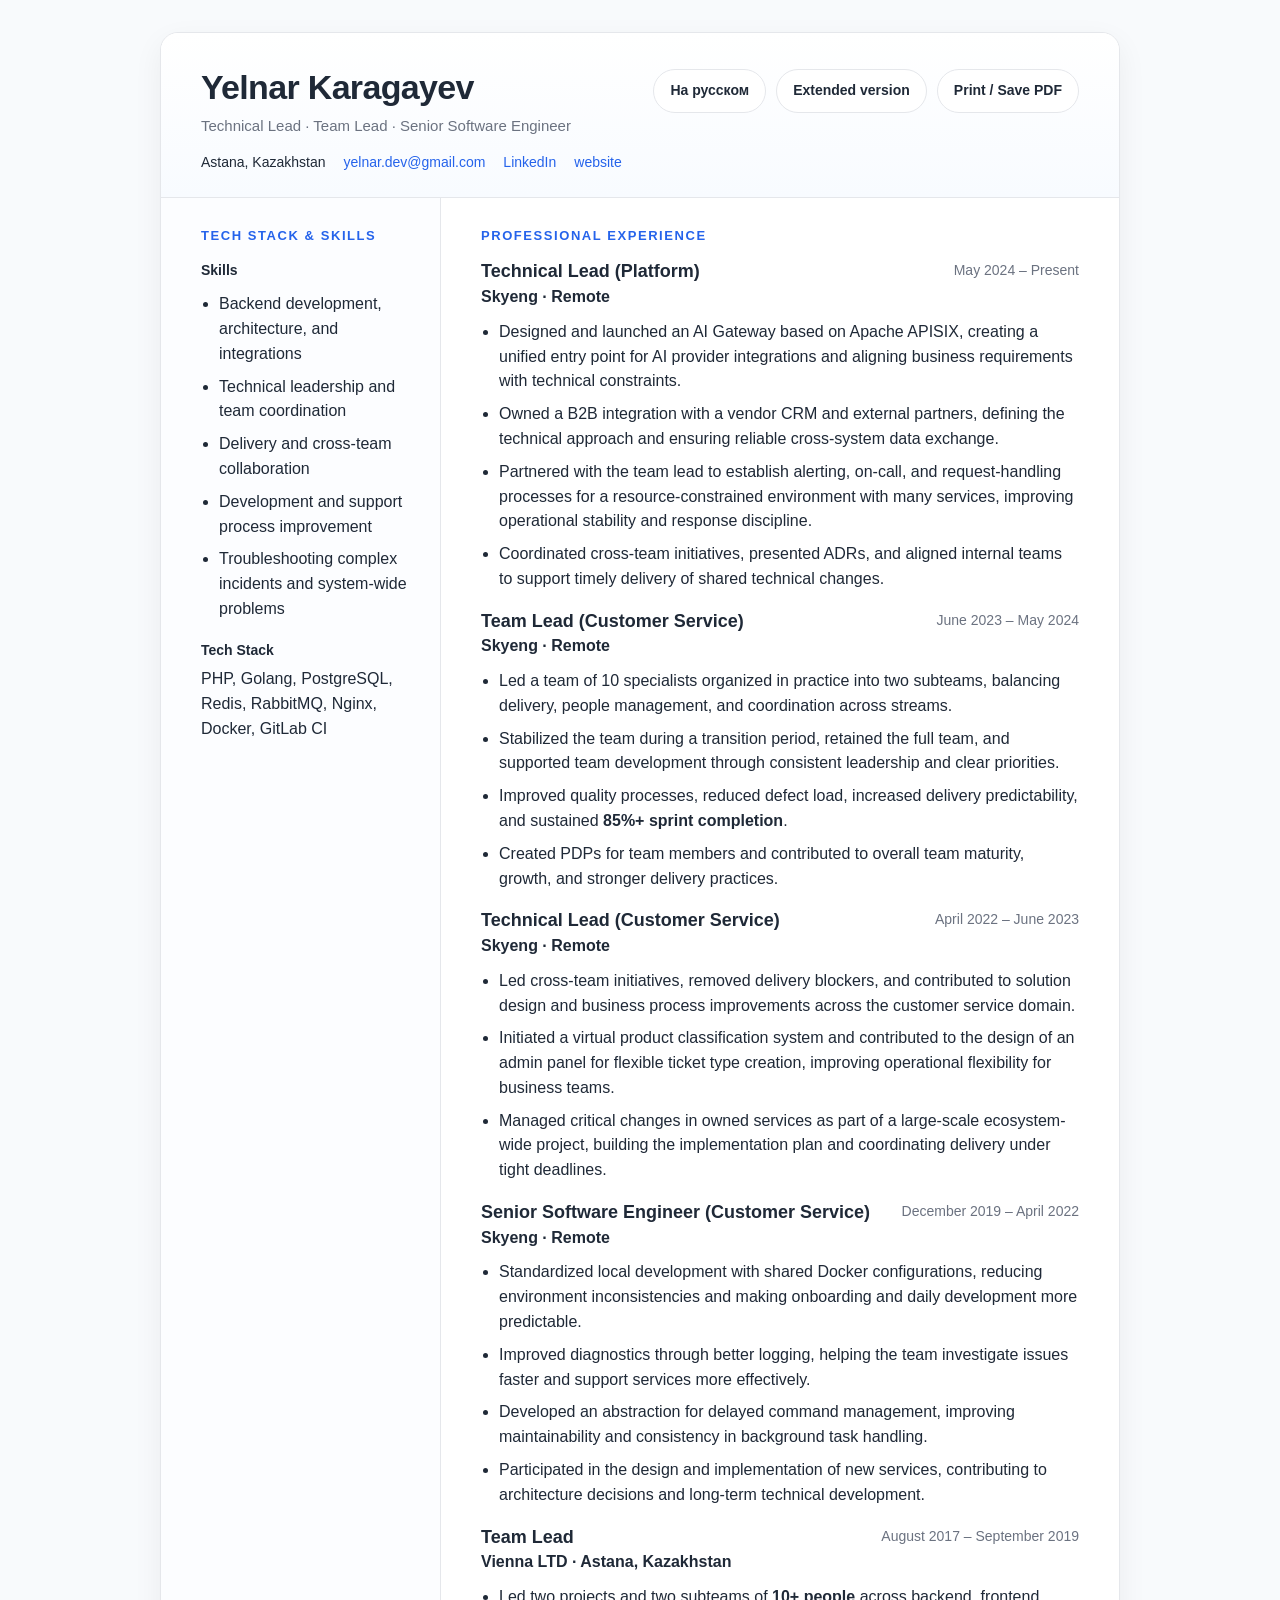
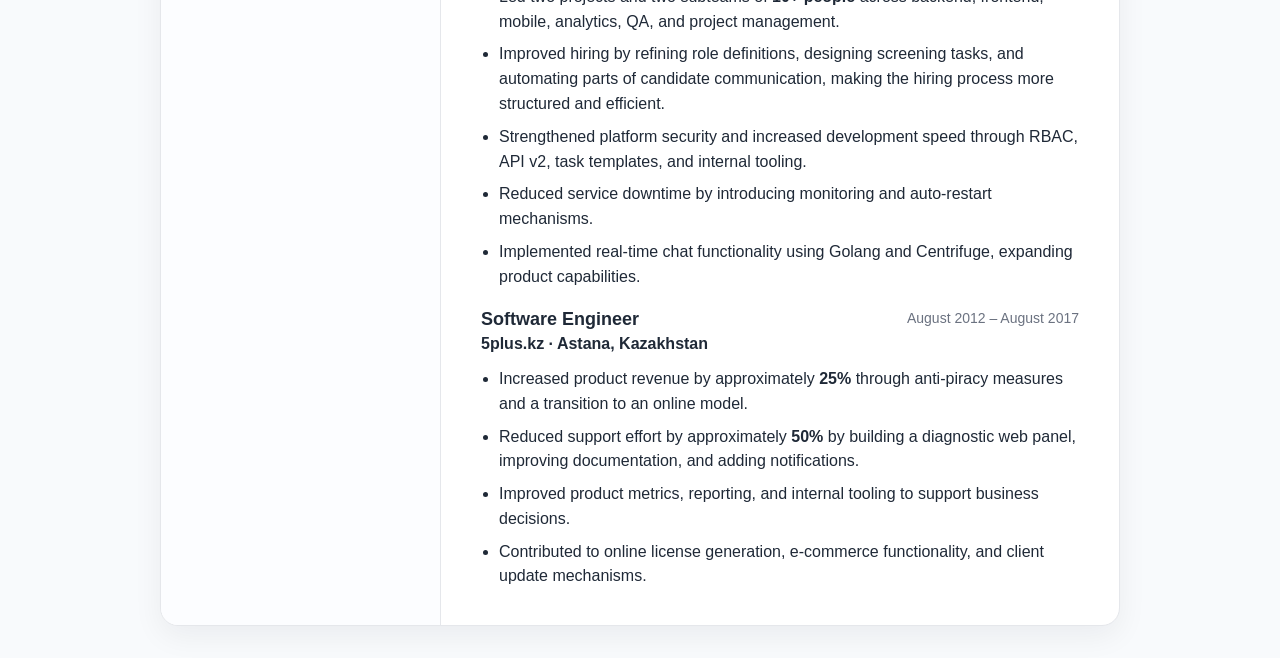
<file: index.html>
<!DOCTYPE html>
<html lang="en">
<head>
    <meta charset="UTF-8" />
    <meta name="viewport" content="width=device-width, initial-scale=1.0" />
    <meta name="keywords" content="Senior Software Engineer, Technical Lead, Team Lead, Engineering Lead, Backend, contractor" />
    <meta name="description" content="Software Engineer CV" />
    <title>Software engineer, Backend</title>
    <link rel="stylesheet" href="./styles.css" />
</head>
<body>
<div class="page">
    <header class="header">
        <div class="header-top">
            <div>
                <h1>Yelnar Karagayev</h1>
                <div class="subtitle">Technical Lead · Team Lead · Senior Software Engineer</div>
            </div>
            <div class="header-actions">
                <a href="./ru/index.html" class="lang-link" lang="ru" hreflang="ru">На русском</a>
                <a href="full.html" class="lang-link" lang="en" hreflang="en">Extended version</a>
                <button type="button" class="print-trigger" onclick="window.print()">Print / Save PDF</button>
            </div>
        </div>
        <div class="contacts">
            <span>Astana, Kazakhstan</span>
            <a href="mailto:yelnar.dev@gmail.com">yelnar.dev@gmail.com</a>
            <a href="https://www.linkedin.com/in/yelnar-dev" target="_blank" rel="noopener noreferrer">LinkedIn</a>
            <a href="https://yelnar.dev" target="_blank" rel="noopener noreferrer">website</a>
        </div>
    </header>

    <div class="content">
        <aside class="sidebar">
            <section class="print-avoid-break">
                <h2>Tech Stack & Skills</h2>
                <div class="skill-group">
                    <div class="label">Skills</div>
                    <ul>
                        <li>Backend development, architecture, and integrations</li>
                        <li>Technical leadership and team coordination</li>
                        <li>Delivery and cross-team collaboration</li>
                        <li>Development and support process improvement</li>
                        <li>Troubleshooting complex incidents and system-wide problems</li>
                    </ul>
                </div>
                <div class="skill-group">
                    <div class="label">Tech Stack</div>
                    <div>PHP, Golang, PostgreSQL, Redis, RabbitMQ, Nginx, Docker, GitLab CI</div>
                </div>
            </section>
        </aside>

        <main class="main">
            <section>
                <h2>Professional Experience</h2>

                <article class="job print-avoid-break">
                    <div class="job-header">
                        <div>
                            <div class="job-title">Technical Lead (Platform)</div>
                            <div class="company">Skyeng · Remote</div>
                        </div>
                        <div class="period">May 2024 – Present</div>
                    </div>
                    <ul>
                        <li>Designed and launched an AI Gateway based on Apache APISIX, creating a unified entry point for AI provider integrations and aligning business requirements with technical constraints.</li>
                        <li>Owned a B2B integration with a vendor CRM and external partners, defining the technical approach and ensuring reliable cross-system data exchange.</li>
                        <li>Partnered with the team lead to establish alerting, on-call, and request-handling processes for a resource-constrained environment with many services, improving operational stability and response discipline.</li>
                        <li>Coordinated cross-team initiatives, presented ADRs, and aligned internal teams to support timely delivery of shared technical changes.</li>
                    </ul>
                </article>

                <article class="job print-avoid-break">
                    <div class="job-header">
                        <div>
                            <div class="job-title">Team Lead (Customer Service)</div>
                            <div class="company">Skyeng · Remote</div>
                        </div>
                        <div class="period">June 2023 – May 2024</div>
                    </div>
                    <ul>
                        <li>Led a team of 10 specialists organized in practice into two subteams, balancing delivery, people management, and coordination across streams.</li>
                        <li>Stabilized the team during a transition period, retained the full team, and supported team development through consistent leadership and clear priorities.</li>
                        <li>Improved quality processes, reduced defect load, increased delivery predictability, and sustained <strong>85%+ sprint completion</strong>.</li>
                        <li>Created PDPs for team members and contributed to overall team maturity, growth, and stronger delivery practices.</li>
                    </ul>
                </article>

                <article class="job print-avoid-break">
                    <div class="job-header">
                        <div>
                            <div class="job-title">Technical Lead (Customer Service)</div>
                            <div class="company">Skyeng · Remote</div>
                        </div>
                        <div class="period">April 2022 – June 2023</div>
                    </div>
                    <ul>
                        <li>Led cross-team initiatives, removed delivery blockers, and contributed to solution design and business process improvements across the customer service domain.</li>
                        <li>Initiated a virtual product classification system and contributed to the design of an admin panel for flexible ticket type creation, improving operational flexibility for business teams.</li>
                        <li>Managed critical changes in owned services as part of a large-scale ecosystem-wide project, building the implementation plan and coordinating delivery under tight deadlines.</li>
                    </ul>
                </article>

                <article class="job print-avoid-break">
                    <div class="job-header">
                        <div>
                            <div class="job-title">Senior Software Engineer (Customer Service)</div>
                            <div class="company">Skyeng · Remote</div>
                        </div>
                        <div class="period">December 2019 – April 2022</div>
                    </div>
                    <ul>
                        <li>Standardized local development with shared Docker configurations, reducing environment inconsistencies and making onboarding and daily development more predictable.</li>
                        <li>Improved diagnostics through better logging, helping the team investigate issues faster and support services more effectively.</li>
                        <li>Developed an abstraction for delayed command management, improving maintainability and consistency in background task handling.</li>
                        <li>Participated in the design and implementation of new services, contributing to architecture decisions and long-term technical development.</li>
                    </ul>
                </article>

                <article class="job print-avoid-break">
                    <div class="job-header">
                        <div>
                            <div class="job-title">Team Lead</div>
                            <div class="company">Vienna LTD · Astana, Kazakhstan</div>
                        </div>
                        <div class="period">August 2017 – September 2019</div>
                    </div>
                    <ul>
                        <li>Led two projects and two subteams of <strong>10+ people</strong> across backend, frontend, mobile, analytics, QA, and project management.</li>
                        <li>Improved hiring by refining role definitions, designing screening tasks, and automating parts of candidate communication, making the hiring process more structured and efficient.</li>
                        <li>Strengthened platform security and increased development speed through RBAC, API v2, task templates, and internal tooling.</li>
                        <li>Reduced service downtime by introducing monitoring and auto-restart mechanisms.</li>
                        <li>Implemented real-time chat functionality using Golang and Centrifuge, expanding product capabilities.</li>
                    </ul>
                </article>

                <article class="job print-avoid-break">
                    <div class="job-header">
                        <div>
                            <div class="job-title">Software Engineer</div>
                            <div class="company">5plus.kz · Astana, Kazakhstan</div>
                        </div>
                        <div class="period">August 2012 – August 2017</div>
                    </div>
                    <ul>
                        <li>Increased product revenue by approximately <strong>25%</strong> through anti-piracy measures and a transition to an online model.</li>
                        <li>Reduced support effort by approximately <strong>50%</strong> by building a diagnostic web panel, improving documentation, and adding notifications.</li>
                        <li>Improved product metrics, reporting, and internal tooling to support business decisions.</li>
                        <li>Contributed to online license generation, e-commerce functionality, and client update mechanisms.</li>
                    </ul>
                </article>
            </section>
        </main>
    </div>
</div>
</body>
</html>
</file>
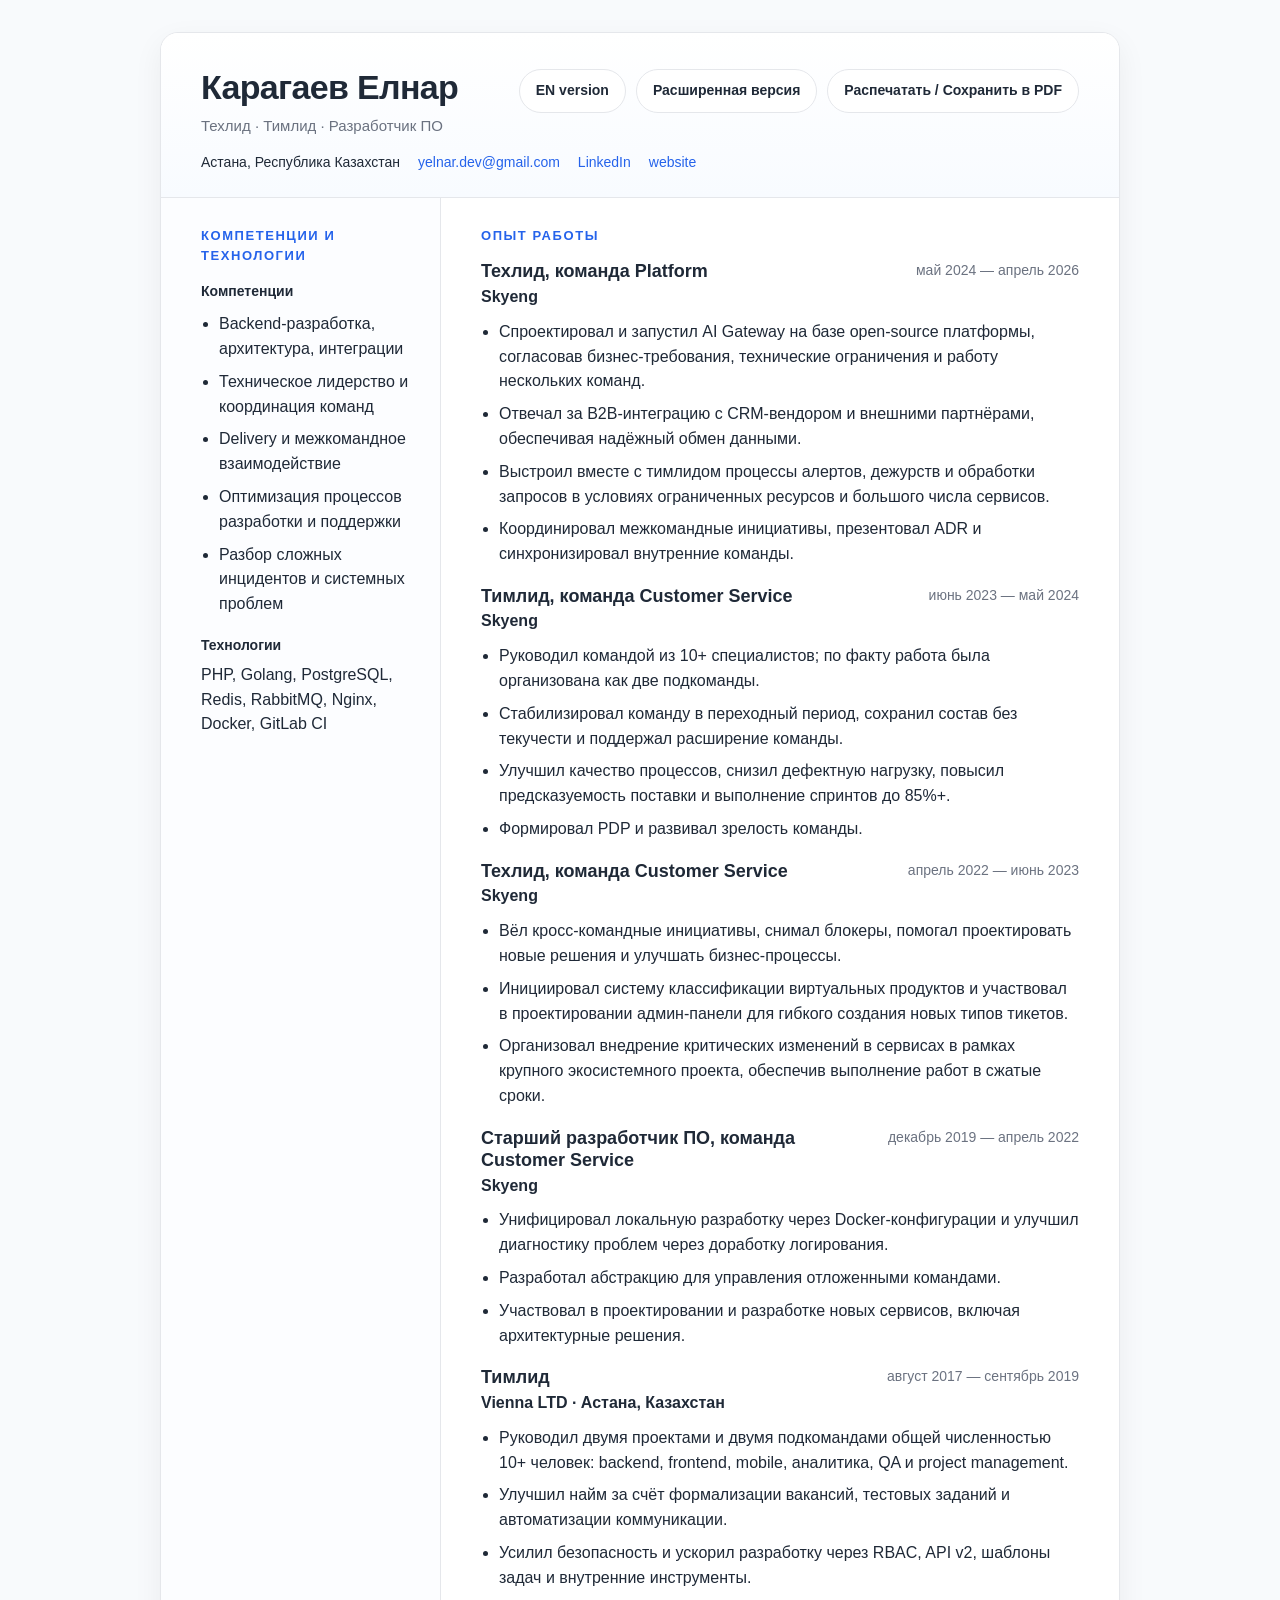
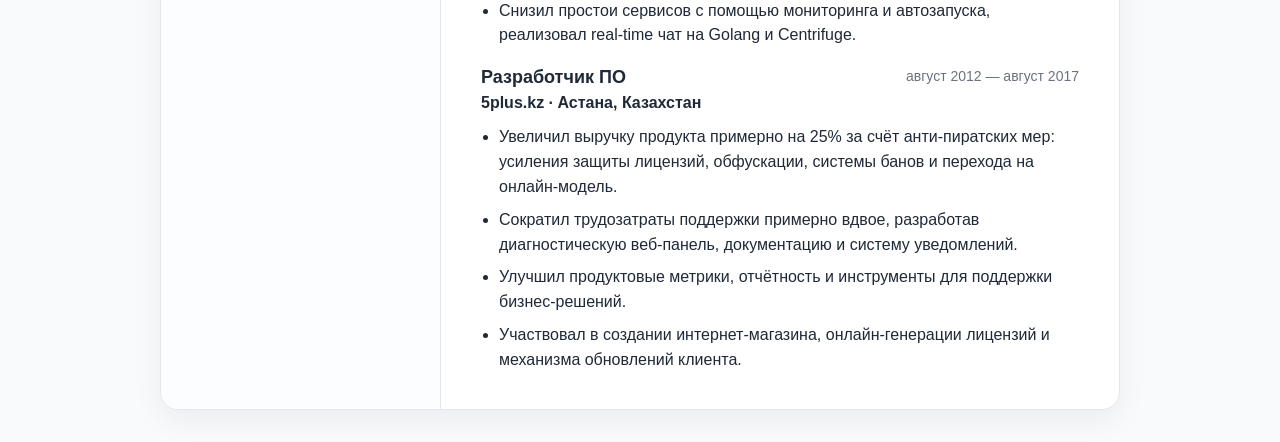
<file: ru/index.html>
<!DOCTYPE html>
<html lang="ru">
<head>
    <meta charset="UTF-8" />
    <meta name="viewport" content="width=device-width, initial-scale=1.0" />
    <meta name="keywords" content="Разработчик ПО, Тимлид, Техлид, Бэкенд" />
    <meta name="description" content="Software Engineer CV" />
    <title>Разработчик ПО, Бэкенд</title>
    <link rel="stylesheet" href="../styles.css" />
</head>
<body>
<div class="page">
    <header class="header">
        <div class="header-top">
            <div>
                <h1>Карагаев Елнар</h1>
                <div class="subtitle">Техлид · Тимлид · Разработчик ПО</div>
            </div>
            <div class="header-actions">
                <a href="../index.html" class="lang-link" lang="en" hreflang="en">EN version</a>
                <a href="full.html" class="lang-link" lang="ru" hreflang="ru">Расширенная версия</a>
                <button type="button" class="print-trigger" onclick="window.print()">Распечатать / Сохранить в PDF</button>
            </div>
        </div>
        <div class="contacts">
            <span>Астана, Республика Казахстан</span>
            <a href="mailto:yelnar.dev@gmail.com">yelnar.dev@gmail.com</a>
            <a href="https://www.linkedin.com/in/yelnar-dev" target="_blank" rel="noopener noreferrer">LinkedIn</a>
            <a href="https://yelnar.dev" target="_blank" rel="noopener noreferrer">website</a>
        </div>
    </header>

    <div class="content">
        <aside class="sidebar">
            <section class="print-avoid-break">
                <h2>Компетенции и технологии</h2>
                <div class="skill-group">
                    <div class="label">Компетенции</div>
                    <ul>
                        <li>Backend-разработка, архитектура, интеграции</li>
                        <li>Техническое лидерство и координация команд</li>
                        <li>Delivery и межкомандное взаимодействие</li>
                        <li>Оптимизация процессов разработки и поддержки</li>
                        <li>Разбор сложных инцидентов и системных проблем</li>
                    </ul>
                </div>
                <div class="skill-group">
                    <div class="label">Технологии</div>
                    <div>PHP, Golang, PostgreSQL, Redis, RabbitMQ, Nginx, Docker, GitLab CI</div>
                </div>
            </section>
        </aside>

        <main class="main">
            <section>
                <h2>Опыт работы</h2>

                <article class="job print-avoid-break">
                    <div class="job-header">
                        <div>
                            <div class="job-title">Техлид, команда Platform</div>
                            <div class="company">Skyeng</div>
                        </div>
                        <div class="period">май 2024 — апрель 2026</div>
                    </div>
                    <ul>
                        <li>Спроектировал и запустил AI Gateway на базе open-source платформы, согласовав бизнес-требования, технические ограничения и работу нескольких команд.</li>
                        <li>Отвечал за B2B-интеграцию с CRM-вендором и внешними партнёрами, обеспечивая надёжный обмен данными.</li>
                        <li>Выстроил вместе с тимлидом процессы алертов, дежурств и обработки запросов в условиях ограниченных ресурсов и большого числа сервисов.</li>
                        <li>Координировал межкомандные инициативы, презентовал ADR и синхронизировал внутренние команды.</li>
                    </ul>
                </article>

                <article class="job print-avoid-break ">
                    <div class="job-header">
                        <div>
                            <div class="job-title">Тимлид, команда Customer Service</div>
                            <div class="company">Skyeng</div>
                        </div>
                        <div class="period">июнь 2023 — май 2024</div>
                    </div>
                    <ul>
                        <li>Руководил командой из 10+ специалистов; по факту работа была организована как две подкоманды.</li>
                        <li>Стабилизировал команду в переходный период, сохранил состав без текучести и поддержал расширение команды.</li>
                        <li>Улучшил качество процессов, снизил дефектную нагрузку, повысил предсказуемость поставки и выполнение спринтов до 85%+.</li>
                        <li>Формировал PDP и развивал зрелость команды.</li>
                    </ul>
                </article>

                <article class="job print-avoid-break">
                    <div class="job-header">
                        <div>
                            <div class="job-title">Техлид, команда Customer Service</div>
                            <div class="company">Skyeng</div>
                        </div>
                        <div class="period">апрель 2022 — июнь 2023</div>
                    </div>
                    <ul>
                        <li>Вёл кросс-командные инициативы, снимал блокеры, помогал проектировать новые решения и улучшать бизнес-процессы.</li>
                        <li>Инициировал систему классификации виртуальных продуктов и участвовал в проектировании админ-панели для гибкого создания новых типов тикетов.</li>
                        <li>Организовал внедрение критических изменений в сервисах в рамках крупного экосистемного проекта, обеспечив выполнение работ в сжатые сроки.</li>
                    </ul>
                </article>

                <article class="job print-avoid-break ">
                    <div class="job-header">
                        <div>
                            <div class="job-title">Старший разработчик ПО, команда Customer Service</div>
                            <div class="company">Skyeng</div>
                        </div>
                        <div class="period">декабрь 2019 — апрель 2022</div>
                    </div>
                    <ul>
                        <li>Унифицировал локальную разработку через Docker-конфигурации и улучшил диагностику проблем через доработку логирования.</li>
                        <li>Разработал абстракцию для управления отложенными командами.</li>
                        <li>Участвовал в проектировании и разработке новых сервисов, включая архитектурные решения.</li>
                    </ul>
                </article>

                <article class="job print-avoid-break">
                    <div class="job-header">
                        <div>
                            <div class="job-title">Тимлид</div>
                            <div class="company">Vienna LTD · Астана, Казахстан</div>
                        </div>
                        <div class="period">август 2017 — сентябрь 2019</div>
                    </div>
                    <ul>
                        <li>Руководил двумя проектами и двумя подкомандами общей численностью 10+ человек: backend, frontend, mobile, аналитика, QA и project management.</li>
                        <li>Улучшил найм за счёт формализации вакансий, тестовых заданий и автоматизации коммуникации.</li>
                        <li>Усилил безопасность и ускорил разработку через RBAC, API v2, шаблоны задач и внутренние инструменты.</li>
                        <li>Снизил простои сервисов с помощью мониторинга и автозапуска, реализовал real-time чат на Golang и Centrifuge.</li>
                    </ul>
                </article>

                <article class="job print-avoid-break">
                    <div class="job-header">
                        <div>
                            <div class="job-title">Разработчик ПО</div>
                            <div class="company">5plus.kz · Астана, Казахстан</div>
                        </div>
                        <div class="period">август 2012 — август 2017</div>
                    </div>
                    <ul>
                        <li>Увеличил выручку продукта примерно на 25% за счёт анти-пиратских мер: усиления защиты лицензий, обфускации, системы банов и перехода на онлайн-модель.</li>
                        <li>Сократил трудозатраты поддержки примерно вдвое, разработав диагностическую веб-панель, документацию и систему уведомлений.</li>
                        <li>Улучшил продуктовые метрики, отчётность и инструменты для поддержки бизнес-решений.</li>
                        <li>Участвовал в создании интернет-магазина, онлайн-генерации лицензий и механизма обновлений клиента.</li>
                    </ul>
                </article>
            </section>
        </main>
    </div>
</div>
</body>
</html>
</file>
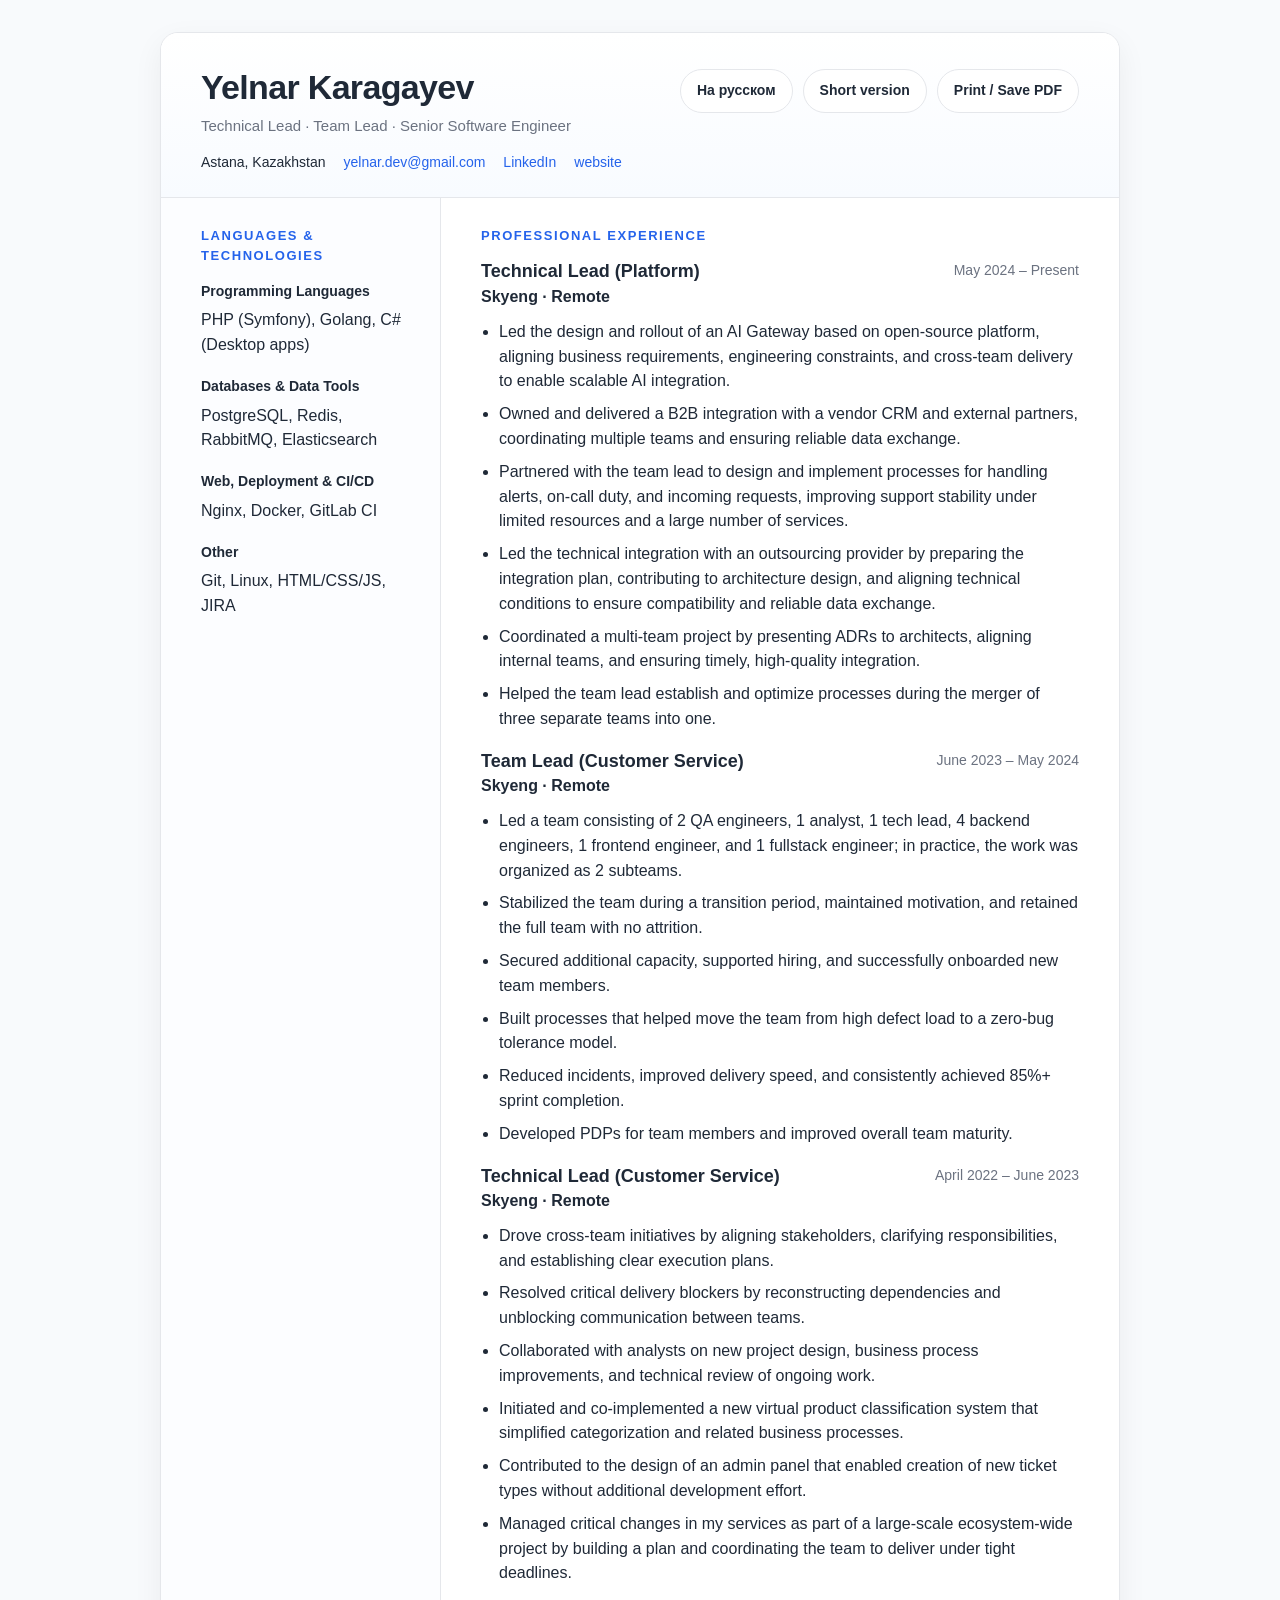
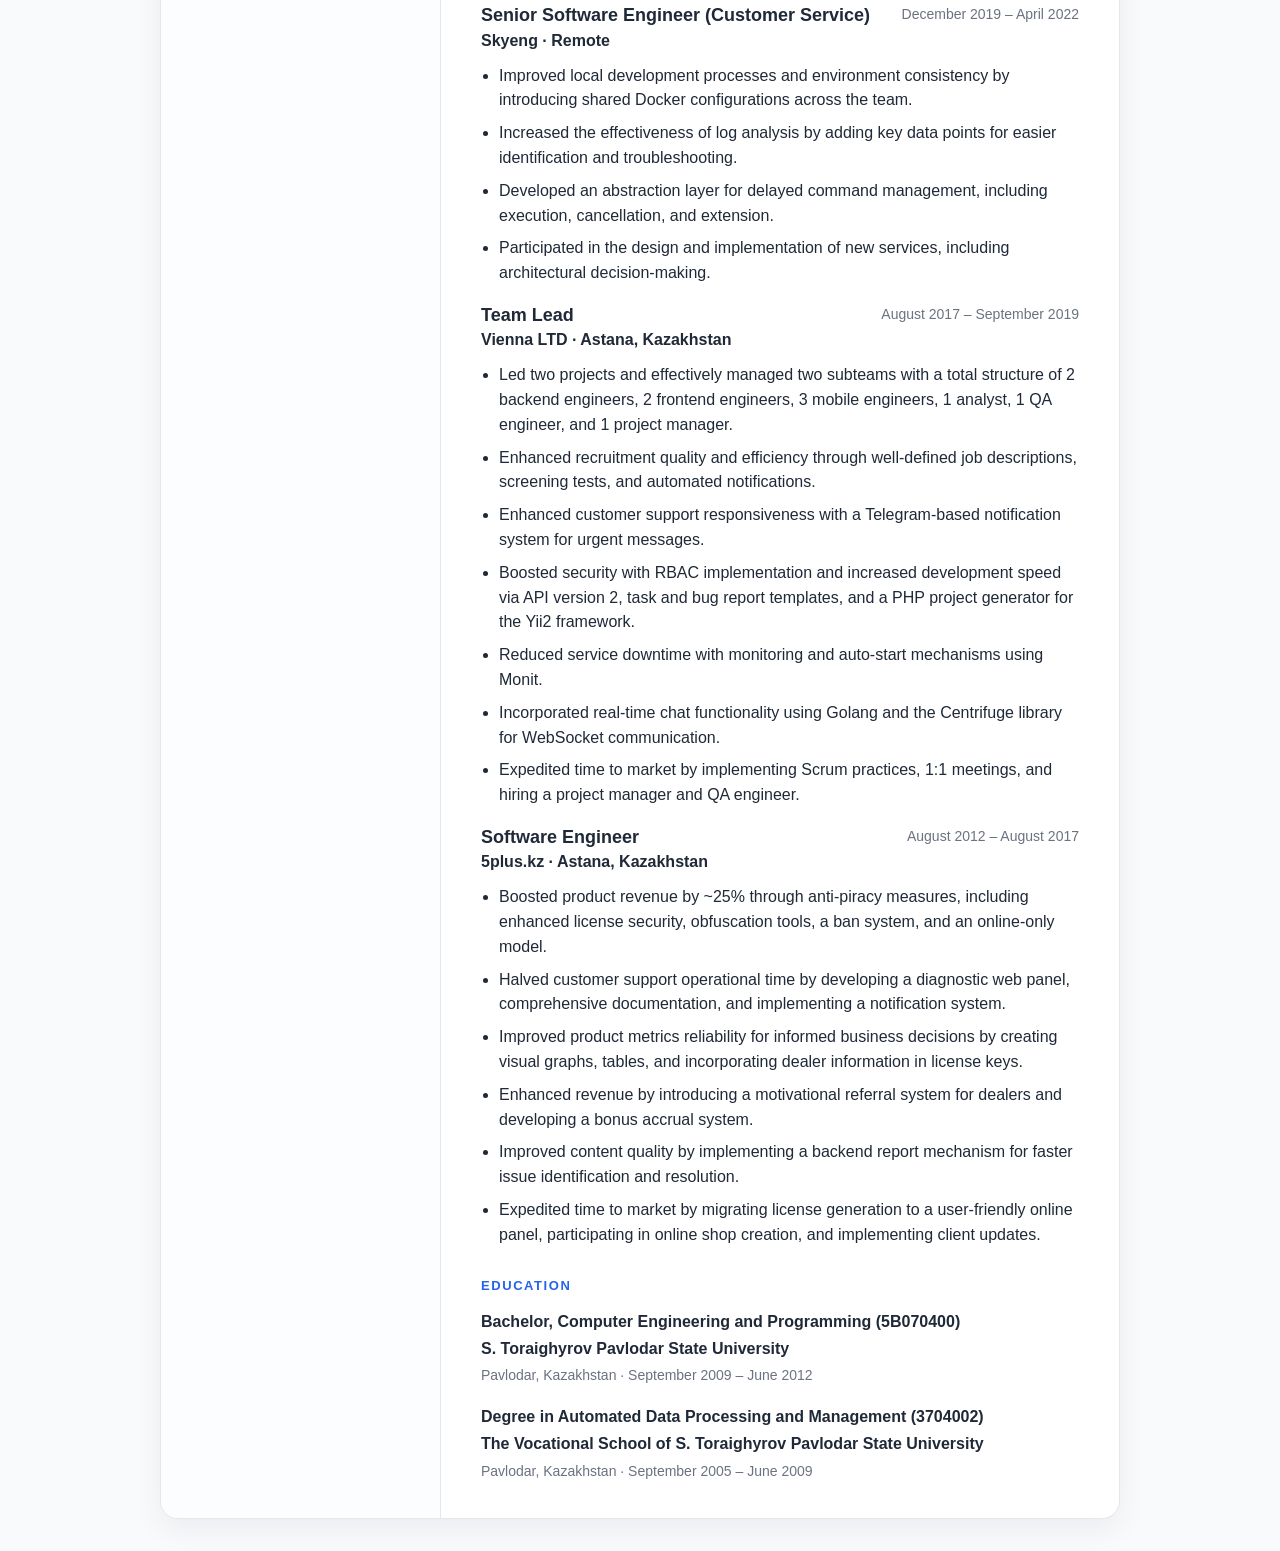
<file: full.html>
<!DOCTYPE html>
<html lang="en">
<head>
    <meta charset="UTF-8" />
    <meta name="viewport" content="width=device-width, initial-scale=1.0" />
    <meta name="keywords" content="Senior Software Engineer, Technical Lead, Team Lead, Engineering Lead, Backend, contractor" />
    <meta name="description" content="Software Engineer CV" />
    <title>Software engineer, Backend</title>
    <link rel="stylesheet" href="./styles.css" />
</head>
<body>
<div class="page">
    <header class="header">
        <div class="header-top">
            <div>
                <h1>Yelnar Karagayev</h1>
                <div class="subtitle">Technical Lead · Team Lead · Senior Software Engineer</div>
            </div>
            <div class="header-actions">
                <a href="./ru/full.html" class="lang-link" lang="ru" hreflang="ru">На русском</a>
                <a href="index.html" class="lang-link" lang="en" hreflang="en">Short version</a>
                <button type="button" class="print-trigger" onclick="window.print()">Print / Save PDF</button>
            </div>
        </div>
        <div class="contacts">
            <span>Astana, Kazakhstan</span>
            <a href="mailto:yelnar.dev@gmail.com">yelnar.dev@gmail.com</a>
            <a href="https://www.linkedin.com/in/yelnar-dev" target="_blank" rel="noopener noreferrer">LinkedIn</a>
            <a href="https://yelnar.dev" target="_blank" rel="noopener noreferrer">website</a>
        </div>
    </header>

    <div class="content">
        <aside class="sidebar">
            <section class="print-avoid-break">
                <h2>Languages & Technologies</h2>

                <div class="skill-group">
                    <div class="label">Programming Languages</div>
                    <div>PHP (Symfony), Golang, C# (Desktop apps)</div>
                </div>

                <div class="skill-group">
                    <div class="label">Databases & Data Tools</div>
                    <div>PostgreSQL, Redis, RabbitMQ, Elasticsearch</div>
                </div>

                <div class="skill-group">
                    <div class="label">Web, Deployment & CI/CD</div>
                    <div>Nginx, Docker, GitLab CI</div>
                </div>

                <div class="skill-group">
                    <div class="label">Other</div>
                    <div>Git, Linux, HTML/CSS/JS, JIRA</div>
                </div>
            </section>
        </aside>

        <main class="main">
            <section>
                <h2>Professional Experience</h2>

                <article class="job print-avoid-break">
                    <div class="job-header">
                        <div>
                            <div class="job-title">Technical Lead (Platform)</div>
                            <div class="company">Skyeng · Remote</div>
                        </div>
                        <div class="period">May 2024 – Present</div>
                    </div>
                    <ul>
                        <li>Led the design and rollout of an AI Gateway based on open-source platform, aligning business requirements, engineering constraints, and cross-team delivery to enable scalable AI integration.</li>
                        <li>Owned and delivered a B2B integration with a vendor CRM and external partners, coordinating multiple teams and ensuring reliable data exchange.</li>
                        <li>Partnered with the team lead to design and implement processes for handling alerts, on-call duty, and incoming requests, improving support stability under limited resources and a large number of services.</li>
                        <li>Led the technical integration with an outsourcing provider by preparing the integration plan, contributing to architecture design, and aligning technical conditions to ensure compatibility and reliable data exchange.</li>
                        <li>Coordinated a multi-team project by presenting ADRs to architects, aligning internal teams, and ensuring timely, high-quality integration.</li>
                        <li>Helped the team lead establish and optimize processes during the merger of three separate teams into one.</li>
                    </ul>
                </article>

                <article class="job print-avoid-break print-page-break-before">
                    <div class="job-header">
                        <div>
                            <div class="job-title">Team Lead (Customer Service)</div>
                            <div class="company">Skyeng · Remote</div>
                        </div>
                        <div class="period">June 2023 – May 2024</div>
                    </div>
                    <ul>
                        <li>Led a team consisting of 2 QA engineers, 1 analyst, 1 tech lead, 4 backend engineers, 1 frontend engineer, and 1 fullstack engineer; in practice, the work was organized as 2 subteams.</li>
                        <li>Stabilized the team during a transition period, maintained motivation, and retained the full team with no attrition.</li>
                        <li>Secured additional capacity, supported hiring, and successfully onboarded new team members.</li>
                        <li>Built processes that helped move the team from high defect load to a zero-bug tolerance model.</li>
                        <li>Reduced incidents, improved delivery speed, and consistently achieved 85%+ sprint completion.</li>
                        <li>Developed PDPs for team members and improved overall team maturity.</li>
                    </ul>
                </article>

                <article class="job print-avoid-break">
                    <div class="job-header">
                        <div>
                            <div class="job-title">Technical Lead (Customer Service)</div>
                            <div class="company">Skyeng · Remote</div>
                        </div>
                        <div class="period">April 2022 – June 2023</div>
                    </div>
                    <ul>
                        <li>Drove cross-team initiatives by aligning stakeholders, clarifying responsibilities, and establishing clear execution plans.</li>
                        <li>Resolved critical delivery blockers by reconstructing dependencies and unblocking communication between teams.</li>
                        <li>Collaborated with analysts on new project design, business process improvements, and technical review of ongoing work.</li>
                        <li>Initiated and co-implemented a new virtual product classification system that simplified categorization and related business processes.</li>
                        <li>Contributed to the design of an admin panel that enabled creation of new ticket types without additional development effort.</li>
                        <li>Managed critical changes in my services as part of a large-scale ecosystem-wide project by building a plan and coordinating the team to deliver under tight deadlines.</li>
                    </ul>
                </article>

                <article class="job print-avoid-break">
                    <div class="job-header">
                        <div>
                            <div class="job-title">Senior Software Engineer (Customer Service)</div>
                            <div class="company">Skyeng · Remote</div>
                        </div>
                        <div class="period">December 2019 – April 2022</div>
                    </div>
                    <ul>
                        <li>Improved local development processes and environment consistency by introducing shared Docker configurations across the team.</li>
                        <li>Increased the effectiveness of log analysis by adding key data points for easier identification and troubleshooting.</li>
                        <li>Developed an abstraction layer for delayed command management, including execution, cancellation, and extension.</li>
                        <li>Participated in the design and implementation of new services, including architectural decision-making.</li>
                    </ul>
                </article>

                <article class="job print-avoid-break">
                    <div class="job-header">
                        <div>
                            <div class="job-title">Team Lead</div>
                            <div class="company">Vienna LTD · Astana, Kazakhstan</div>
                        </div>
                        <div class="period">August 2017 – September 2019</div>
                    </div>
                    <ul>
                        <li>Led two projects and effectively managed two subteams with a total structure of 2 backend engineers, 2 frontend engineers, 3 mobile engineers, 1 analyst, 1 QA engineer, and 1 project manager.</li>
                        <li>Enhanced recruitment quality and efficiency through well-defined job descriptions, screening tests, and automated notifications.</li>
                        <li>Enhanced customer support responsiveness with a Telegram-based notification system for urgent messages.</li>
                        <li>Boosted security with RBAC implementation and increased development speed via API version 2, task and bug report templates, and a PHP project generator for the Yii2 framework.</li>
                        <li>Reduced service downtime with monitoring and auto-start mechanisms using Monit.</li>
                        <li>Incorporated real-time chat functionality using Golang and the Centrifuge library for WebSocket communication.</li>
                        <li>Expedited time to market by implementing Scrum practices, 1:1 meetings, and hiring a project manager and QA engineer.</li>
                    </ul>
                </article>

                <article class="job print-avoid-break">
                    <div class="job-header">
                        <div>
                            <div class="job-title">Software Engineer</div>
                            <div class="company">5plus.kz · Astana, Kazakhstan</div>
                        </div>
                        <div class="period">August 2012 – August 2017</div>
                    </div>
                    <ul>
                        <li>Boosted product revenue by ~25% through anti-piracy measures, including enhanced license security, obfuscation tools, a ban system, and an online-only model.</li>
                        <li>Halved customer support operational time by developing a diagnostic web panel, comprehensive documentation, and implementing a notification system.</li>
                        <li>Improved product metrics reliability for informed business decisions by creating visual graphs, tables, and incorporating dealer information in license keys.</li>
                        <li>Enhanced revenue by introducing a motivational referral system for dealers and developing a bonus accrual system.</li>
                        <li>Improved content quality by implementing a backend report mechanism for faster issue identification and resolution.</li>
                        <li>Expedited time to market by migrating license generation to a user-friendly online panel, participating in online shop creation, and implementing client updates.</li>
                    </ul>
                </article>
            </section>
            <section>
                <h2>Education</h2>

                <div class="education-item print-avoid-break">
                    <div class="degree">Bachelor, Computer Engineering and Programming (5B070400)</div>
                    <div class="school">S. Toraighyrov Pavlodar State University</div>
                    <div class="meta">Pavlodar, Kazakhstan · September 2009 – June 2012</div>
                </div>

                <div class="education-item print-avoid-break">
                    <div class="degree">Degree in Automated Data Processing and Management (3704002)</div>
                    <div class="school">The Vocational School of S. Toraighyrov Pavlodar State University</div>
                    <div class="meta">Pavlodar, Kazakhstan · September 2005 – June 2009</div>
                </div>
            </section>
        </main>
    </div>
</div>
</body>
</html>
</file>
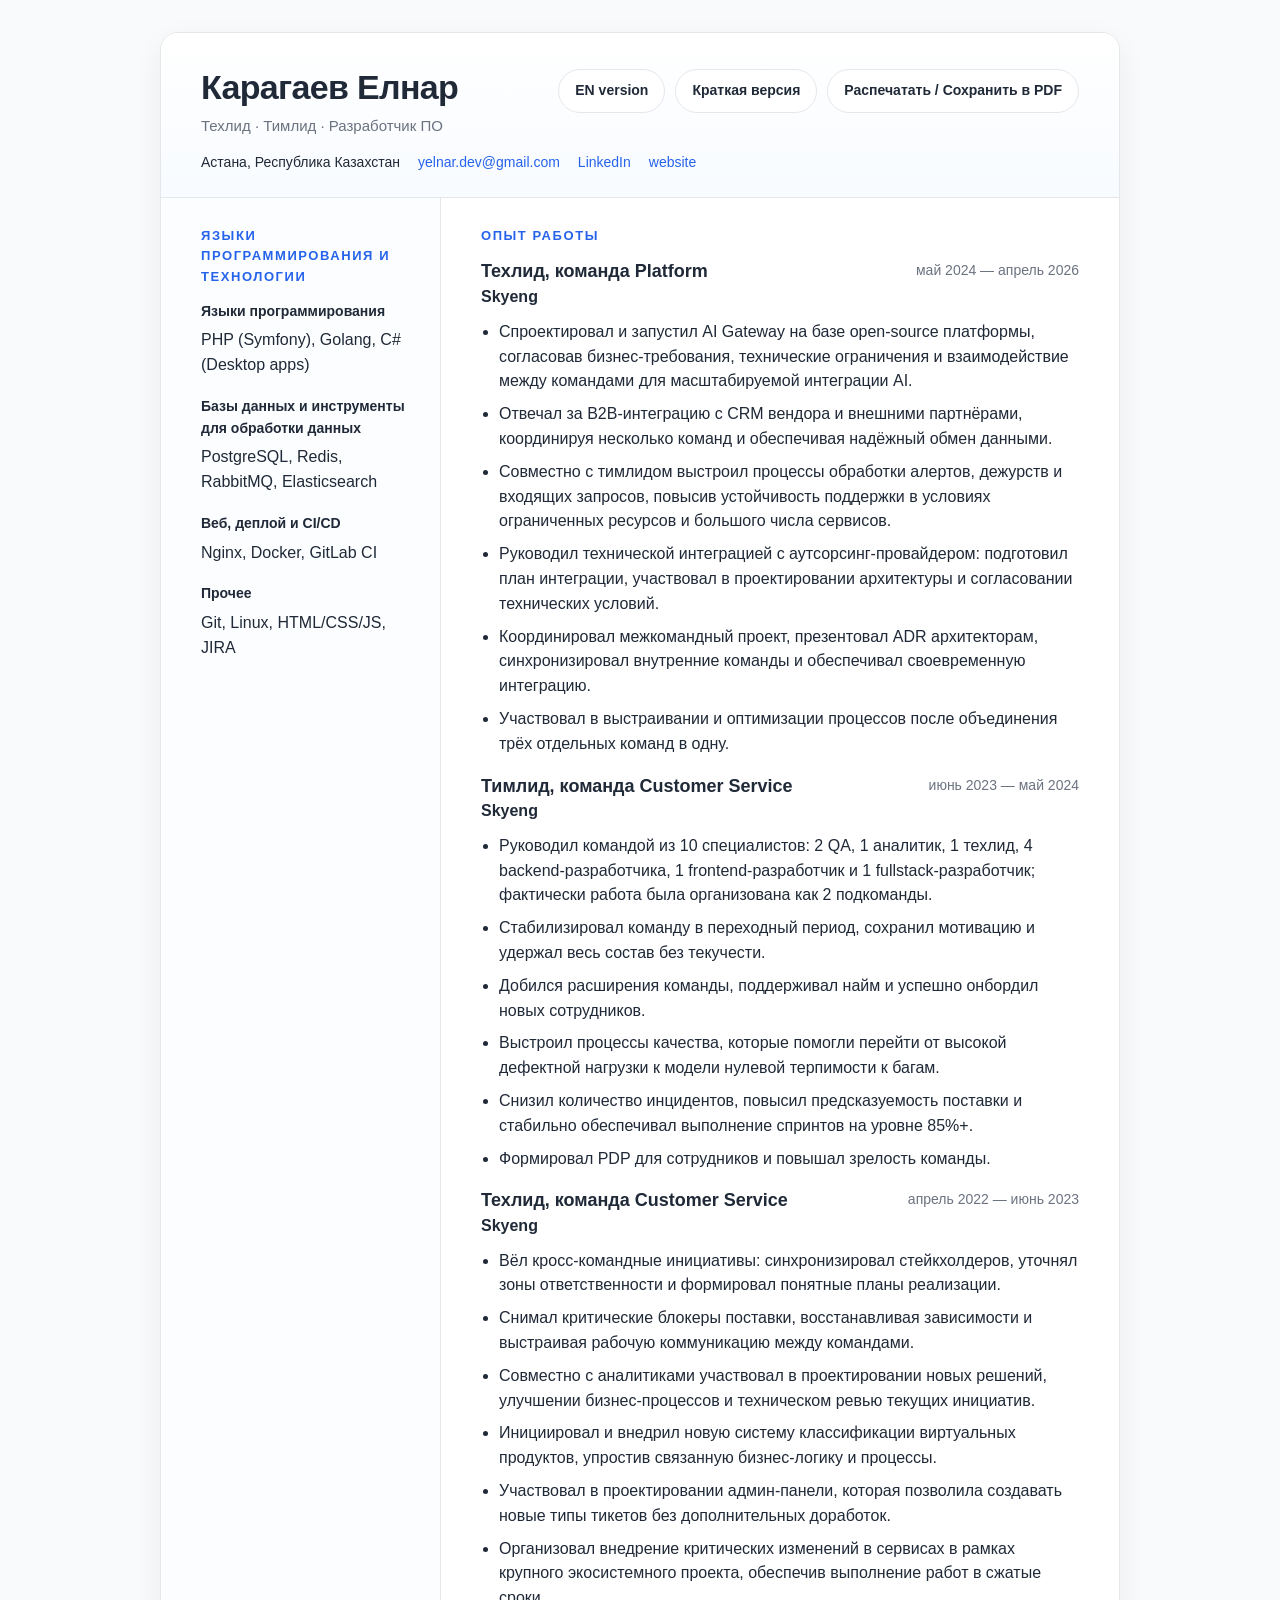
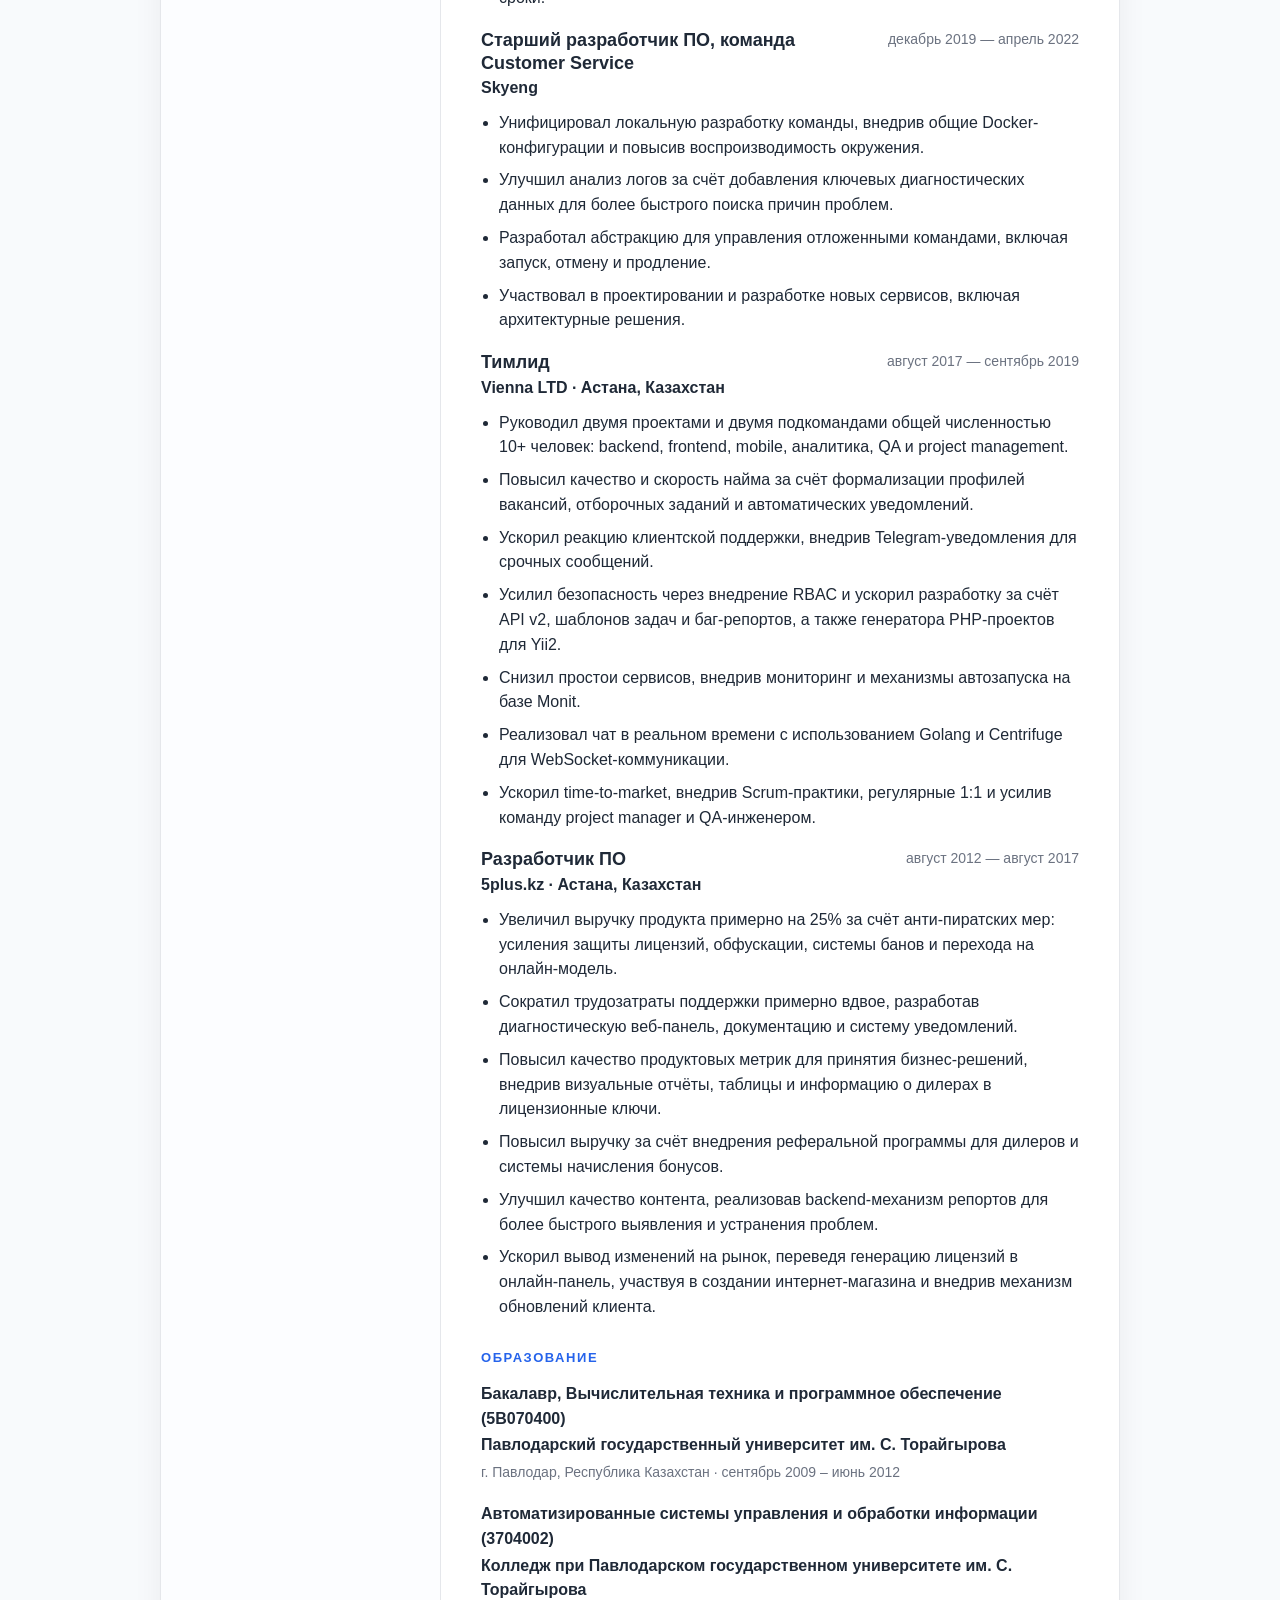
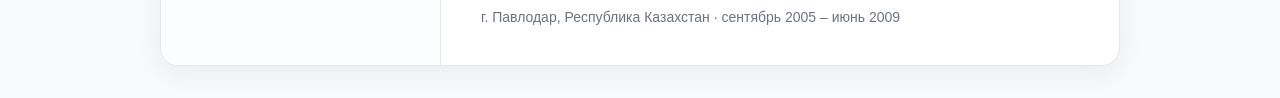
<file: ru/full.html>
<!DOCTYPE html>
<html lang="ru">
<head>
    <meta charset="UTF-8" />
    <meta name="viewport" content="width=device-width, initial-scale=1.0" />
    <meta name="keywords" content="Разработчик ПО, Тимлид, Техлид, Бэкенд" />
    <meta name="description" content="Software Engineer CV" />
    <title>Разработчик ПО, Бэкенд</title>
    <link rel="stylesheet" href="../styles.css" />
</head>
<body>
<div class="page">
    <header class="header">
        <div class="header-top">
            <div>
                <h1>Карагаев Елнар</h1>
                <div class="subtitle">Техлид · Тимлид · Разработчик ПО</div>
            </div>
            <div class="header-actions">
                <a href="../full.html" class="lang-link" lang="en" hreflang="en">EN version</a>
                <a href="index.html" class="lang-link" lang="ru" hreflang="ru">Краткая версия</a>
                <button type="button" class="print-trigger" onclick="window.print()">Распечатать / Сохранить в PDF</button>
            </div>
        </div>
        <div class="contacts">
            <span>Астана, Республика Казахстан</span>
            <a href="mailto:yelnar.dev@gmail.com">yelnar.dev@gmail.com</a>
            <a href="https://www.linkedin.com/in/yelnar-dev" target="_blank" rel="noopener noreferrer">LinkedIn</a>
            <a href="https://yelnar.dev" target="_blank" rel="noopener noreferrer">website</a>
        </div>
    </header>

    <div class="content">
        <aside class="sidebar">
            <section class="print-avoid-break">
                <h2>Языки программирования и технологии</h2>

                <div class="skill-group">
                    <div class="label">Языки программирования</div>
                    <div>PHP (Symfony), Golang, C# (Desktop apps)</div>
                </div>

                <div class="skill-group">
                    <div class="label">Базы данных и инструменты для обработки данных</div>
                    <div>PostgreSQL, Redis, RabbitMQ, Elasticsearch</div>
                </div>

                <div class="skill-group">
                    <div class="label">Веб, деплой и CI/CD</div>
                    <div>Nginx, Docker, GitLab CI</div>
                </div>

                <div class="skill-group">
                    <div class="label">Прочее</div>
                    <div>Git, Linux, HTML/CSS/JS, JIRA</div>
                </div>
            </section>
        </aside>

        <main class="main">
            <section>
                <h2>Опыт работы</h2>

                <article class="job print-avoid-break">
                    <div class="job-header">
                        <div>
                            <div class="job-title">Техлид, команда Platform</div>
                            <div class="company">Skyeng</div>
                        </div>
                        <div class="period">май 2024 — апрель 2026</div>
                    </div>
                    <ul>
                        <li>Спроектировал и запустил AI Gateway на базе open-source платформы, согласовав бизнес-требования, технические ограничения и взаимодействие между командами для масштабируемой интеграции AI.</li>
                        <li>Отвечал за B2B-интеграцию с CRM вендора и внешними партнёрами, координируя несколько команд и обеспечивая надёжный обмен данными.</li>
                        <li>Совместно с тимлидом выстроил процессы обработки алертов, дежурств и входящих запросов, повысив устойчивость поддержки в условиях ограниченных ресурсов и большого числа сервисов.</li>
                        <li>Руководил технической интеграцией с аутсорсинг-провайдером: подготовил план интеграции, участвовал в проектировании архитектуры и согласовании технических условий.</li>
                        <li>Координировал межкомандный проект, презентовал ADR архитекторам, синхронизировал внутренние команды и обеспечивал своевременную интеграцию.</li>
                        <li>Участвовал в выстраивании и оптимизации процессов после объединения трёх отдельных команд в одну.</li>
                    </ul>
                </article>

                <article class="job print-avoid-break print-page-break-before">
                    <div class="job-header">
                        <div>
                            <div class="job-title">Тимлид, команда Customer Service</div>
                            <div class="company">Skyeng</div>
                        </div>
                        <div class="period">июнь 2023 — май 2024</div>
                    </div>
                    <ul>
                        <li>Руководил командой из 10 специалистов: 2 QA, 1 аналитик, 1 техлид, 4 backend-разработчика, 1 frontend-разработчик и 1 fullstack-разработчик; фактически работа была организована как 2 подкоманды.</li>
                        <li>Стабилизировал команду в переходный период, сохранил мотивацию и удержал весь состав без текучести.</li>
                        <li>Добился расширения команды, поддерживал найм и успешно онбордил новых сотрудников.</li>
                        <li>Выстроил процессы качества, которые помогли перейти от высокой дефектной нагрузки к модели нулевой терпимости к багам.</li>
                        <li>Снизил количество инцидентов, повысил предсказуемость поставки и стабильно обеспечивал выполнение спринтов на уровне 85%+.</li>
                        <li>Формировал PDP для сотрудников и повышал зрелость команды.</li>
                    </ul>
                </article>

                <article class="job print-avoid-break">
                    <div class="job-header">
                        <div>
                            <div class="job-title">Техлид, команда Customer Service</div>
                            <div class="company">Skyeng</div>
                        </div>
                        <div class="period">апрель 2022 — июнь 2023</div>
                    </div>
                    <ul>
                        <li>Вёл кросс-командные инициативы: синхронизировал стейкхолдеров, уточнял зоны ответственности и формировал понятные планы реализации.</li>
                        <li>Снимал критические блокеры поставки, восстанавливая зависимости и выстраивая рабочую коммуникацию между командами.</li>
                        <li>Совместно с аналитиками участвовал в проектировании новых решений, улучшении бизнес-процессов и техническом ревью текущих инициатив.</li>
                        <li>Инициировал и внедрил новую систему классификации виртуальных продуктов, упростив связанную бизнес-логику и процессы.</li>
                        <li>Участвовал в проектировании админ-панели, которая позволила создавать новые типы тикетов без дополнительных доработок.</li>
                        <li>Организовал внедрение критических изменений в сервисах в рамках крупного экосистемного проекта, обеспечив выполнение работ в сжатые сроки.</li>
                    </ul>
                </article>

                <article class="job print-avoid-break ">
                    <div class="job-header">
                        <div>
                            <div class="job-title">Старший разработчик ПО, команда Customer Service</div>
                            <div class="company">Skyeng</div>
                        </div>
                        <div class="period">декабрь 2019 — апрель 2022</div>
                    </div>
                    <ul>
                        <li>Унифицировал локальную разработку команды, внедрив общие Docker-конфигурации и повысив воспроизводимость окружения.</li>
                        <li>Улучшил анализ логов за счёт добавления ключевых диагностических данных для более быстрого поиска причин проблем.</li>
                        <li>Разработал абстракцию для управления отложенными командами, включая запуск, отмену и продление.</li>
                        <li>Участвовал в проектировании и разработке новых сервисов, включая архитектурные решения.</li>
                    </ul>
                </article>

                <article class="job print-avoid-break">
                    <div class="job-header">
                        <div>
                            <div class="job-title">Тимлид</div>
                            <div class="company">Vienna LTD · Астана, Казахстан</div>
                        </div>
                        <div class="period">август 2017 — сентябрь 2019</div>
                    </div>
                    <ul>
                        <li>Руководил двумя проектами и двумя подкомандами общей численностью 10+ человек: backend, frontend, mobile, аналитика, QA и project management.</li>
                        <li>Повысил качество и скорость найма за счёт формализации профилей вакансий, отборочных заданий и автоматических уведомлений.</li>
                        <li>Ускорил реакцию клиентской поддержки, внедрив Telegram-уведомления для срочных сообщений.</li>
                        <li>Усилил безопасность через внедрение RBAC и ускорил разработку за счёт API v2, шаблонов задач и баг-репортов, а также генератора PHP-проектов для Yii2.</li>
                        <li>Снизил простои сервисов, внедрив мониторинг и механизмы автозапуска на базе Monit.</li>
                        <li>Реализовал чат в реальном времени с использованием Golang и Centrifuge для WebSocket-коммуникации.</li>
                        <li>Ускорил time-to-market, внедрив Scrum-практики, регулярные 1:1 и усилив команду project manager и QA-инженером.</li>
                    </ul>
                </article>

                <article class="job print-avoid-break">
                    <div class="job-header">
                        <div>
                            <div class="job-title">Разработчик ПО</div>
                            <div class="company">5plus.kz · Астана, Казахстан</div>
                        </div>
                        <div class="period">август 2012 — август 2017</div>
                    </div>
                    <ul>
                        <li>Увеличил выручку продукта примерно на 25% за счёт анти-пиратских мер: усиления защиты лицензий, обфускации, системы банов и перехода на онлайн-модель.</li>
                        <li>Сократил трудозатраты поддержки примерно вдвое, разработав диагностическую веб-панель, документацию и систему уведомлений.</li>
                        <li>Повысил качество продуктовых метрик для принятия бизнес-решений, внедрив визуальные отчёты, таблицы и информацию о дилерах в лицензионные ключи.</li>
                        <li>Повысил выручку за счёт внедрения реферальной программы для дилеров и системы начисления бонусов.</li>
                        <li>Улучшил качество контента, реализовав backend-механизм репортов для более быстрого выявления и устранения проблем.</li>
                        <li>Ускорил вывод изменений на рынок, переведя генерацию лицензий в онлайн-панель, участвуя в создании интернет-магазина и внедрив механизм обновлений клиента.</li>
                    </ul>
                </article>
            </section>
            <section>
                <h2>Образование</h2>

                <div class="education-item print-avoid-break">
                    <div class="degree">Бакалавр, Вычислительная техника и программное обеспечение (5B070400)</div>
                    <div class="school">Павлодарский государственный университет им. С. Торайгырова</div>
                    <div class="meta">г. Павлодар, Республика Казахстан · сентябрь 2009 – июнь 2012</div>
                </div>

                <div class="education-item print-avoid-break">
                    <div class="degree">Автоматизированные системы управления и обработки информации (3704002)</div>
                    <div class="school">Колледж при Павлодарском государственном университете им. С. Торайгырова</div>
                    <div class="meta">г. Павлодар, Республика Казахстан · сентябрь 2005 – июнь 2009</div>
                </div>
            </section>
        </main>
    </div>
</div>
</body>
</html>
</file>
<file: styles.css>
:root {
    --text: #1f2937;
    --muted: #6b7280;
    --line: #e5e7eb;
    --accent: #2563eb;
    --bg: #f8fafc;
    --card: #ffffff;
    --max: 960px;
}

* { box-sizing: border-box; }

body {
    margin: 0;
    font-family: Inter, Arial, Helvetica, sans-serif;
    color: var(--text);
    background: var(--bg);
    line-height: 1.55;
}

.page {
    max-width: var(--max);
    margin: 32px auto;
    background: var(--card);
    border: 1px solid var(--line);
    border-radius: 18px;
    box-shadow: 0 10px 30px rgba(15, 23, 42, 0.06);
    overflow: hidden;
}

.header {
    padding: 36px 40px 24px;
    border-bottom: 1px solid var(--line);
    background: linear-gradient(180deg, #ffffff 0%, #f8fbff 100%);
}

.header-top {
    display: flex;
    justify-content: space-between;
    align-items: flex-start;
    gap: 16px;
}

.header-actions {
    display: flex;
    align-items: center;
    gap: 10px;
}

h1 {
    margin: 0 0 8px;
    font-size: 34px;
    line-height: 1.1;
    letter-spacing: -0.02em;
}

.subtitle {
    color: var(--muted);
    font-size: 15px;
    margin-bottom: 14px;
}

.contacts {
    display: flex;
    flex-wrap: wrap;
    gap: 10px 18px;
    font-size: 14px;
}

.contacts a {
    color: var(--accent);
    text-decoration: none;
}

.contacts a:hover {
    text-decoration: underline;
}

.print-trigger,
.lang-link {
    border: 1px solid var(--line);
    background: #fff;
    color: var(--text);
    border-radius: 999px;
    padding: 10px 16px;
    font: inherit;
    font-size: 14px;
    font-weight: 600;
    white-space: nowrap;
}

.print-trigger {
    cursor: pointer;
}

.lang-link {
    display: inline-flex;
    align-items: center;
    text-decoration: none;
}

.print-trigger:hover,
.lang-link:hover {
    border-color: var(--accent);
    color: var(--accent);
}

.content {
    display: grid;
    grid-template-columns: 280px 1fr;
    gap: 0;
}

.sidebar {
    padding: 28px 24px 36px 40px;
    border-right: 1px solid var(--line);
    background: #fcfdff;
}

.main {
    padding: 28px 40px 36px;
}

section + section {
    margin-top: 28px;
}

h2 {
    margin: 0 0 14px;
    font-size: 13px;
    font-weight: 800;
    letter-spacing: 0.12em;
    text-transform: uppercase;
    color: var(--accent);
}

.skill-group + .skill-group,
.education-item + .education-item,
.job + .job {
    margin-top: 18px;
}

.label {
    font-weight: 700;
    margin-bottom: 6px;
    font-size: 14px;
}

.muted {
    color: var(--muted);
}

.job-header {
    display: flex;
    justify-content: space-between;
    align-items: flex-start;
    gap: 16px;
    margin-bottom: 8px;
}

.job-title {
    font-weight: 800;
    font-size: 18px;
    line-height: 1.25;
}

.company {
    font-weight: 600;
    margin-top: 2px;
}

.period {
    white-space: nowrap;
    color: var(--muted);
    font-size: 14px;
    text-align: right;
}

ul {
    margin: 10px 0 0 18px;
    padding: 0;
}

li + li {
    margin-top: 8px;
}

.education-item .degree {
    font-weight: 700;
}

.education-item .school {
    font-weight: 600;
    margin-top: 2px;
}

.education-item .meta {
    margin-top: 4px;
    font-size: 14px;
    color: var(--muted);
}

.print-page-break-before {
    break-before: page;
    page-break-before: always;
}

.print-page-break-after {
    break-after: page;
    page-break-after: always;
}

.print-avoid-break {
    break-inside: avoid-page;
    page-break-inside: avoid;
}

@media (max-width: 800px) {
    .header-top {
        flex-direction: column;
    }

    .header-actions {
        width: 100%;
        flex-wrap: wrap;
    }

    .content {
        grid-template-columns: 1fr;
    }

    .sidebar {
        border-right: none;
        border-bottom: 1px solid var(--line);
        padding-right: 40px;
    }
}

@media print {
    @page {
        margin: 14mm 16mm 16mm;
    }

    body {
        background: #fff;
    }

    .page {
        margin: 0;
        max-width: none;
        border: none;
        border-radius: 0;
        box-shadow: none;
    }

    .header {
        padding: 24px 32px 14px;
    }

    a {
        color: inherit;
        text-decoration: none;
    }

    .print-trigger,
    .lang-link {
        display: none;
    }

    .header-top {
        display: block;
    }

    .header-actions {
        display: none;
    }

    .content {
        display: block;
    }

    .sidebar {
        border-right: none;
        border-bottom: 1px solid var(--line);
        padding: 14px 32px 20px;
    }

    .main {
        padding: 14px 32px 24px;
    }

    section + section {
        margin-top: 20px;
    }

    li {
        font-size: 14px;
    }

    .job-title {
        font-size: 16px;
    }

    .header,
    .education-item {
        break-inside: avoid-page;
        page-break-inside: avoid;
    }

    .job {
        break-inside: auto;
        page-break-inside: auto;
    }

    .job-header {
        break-after: avoid-page;
        page-break-after: avoid;
    }

    li {
        break-inside: avoid-page;
        page-break-inside: avoid;
    }

    .print-page-break-before {
        padding-top: 6mm;
    }
}
</file>
